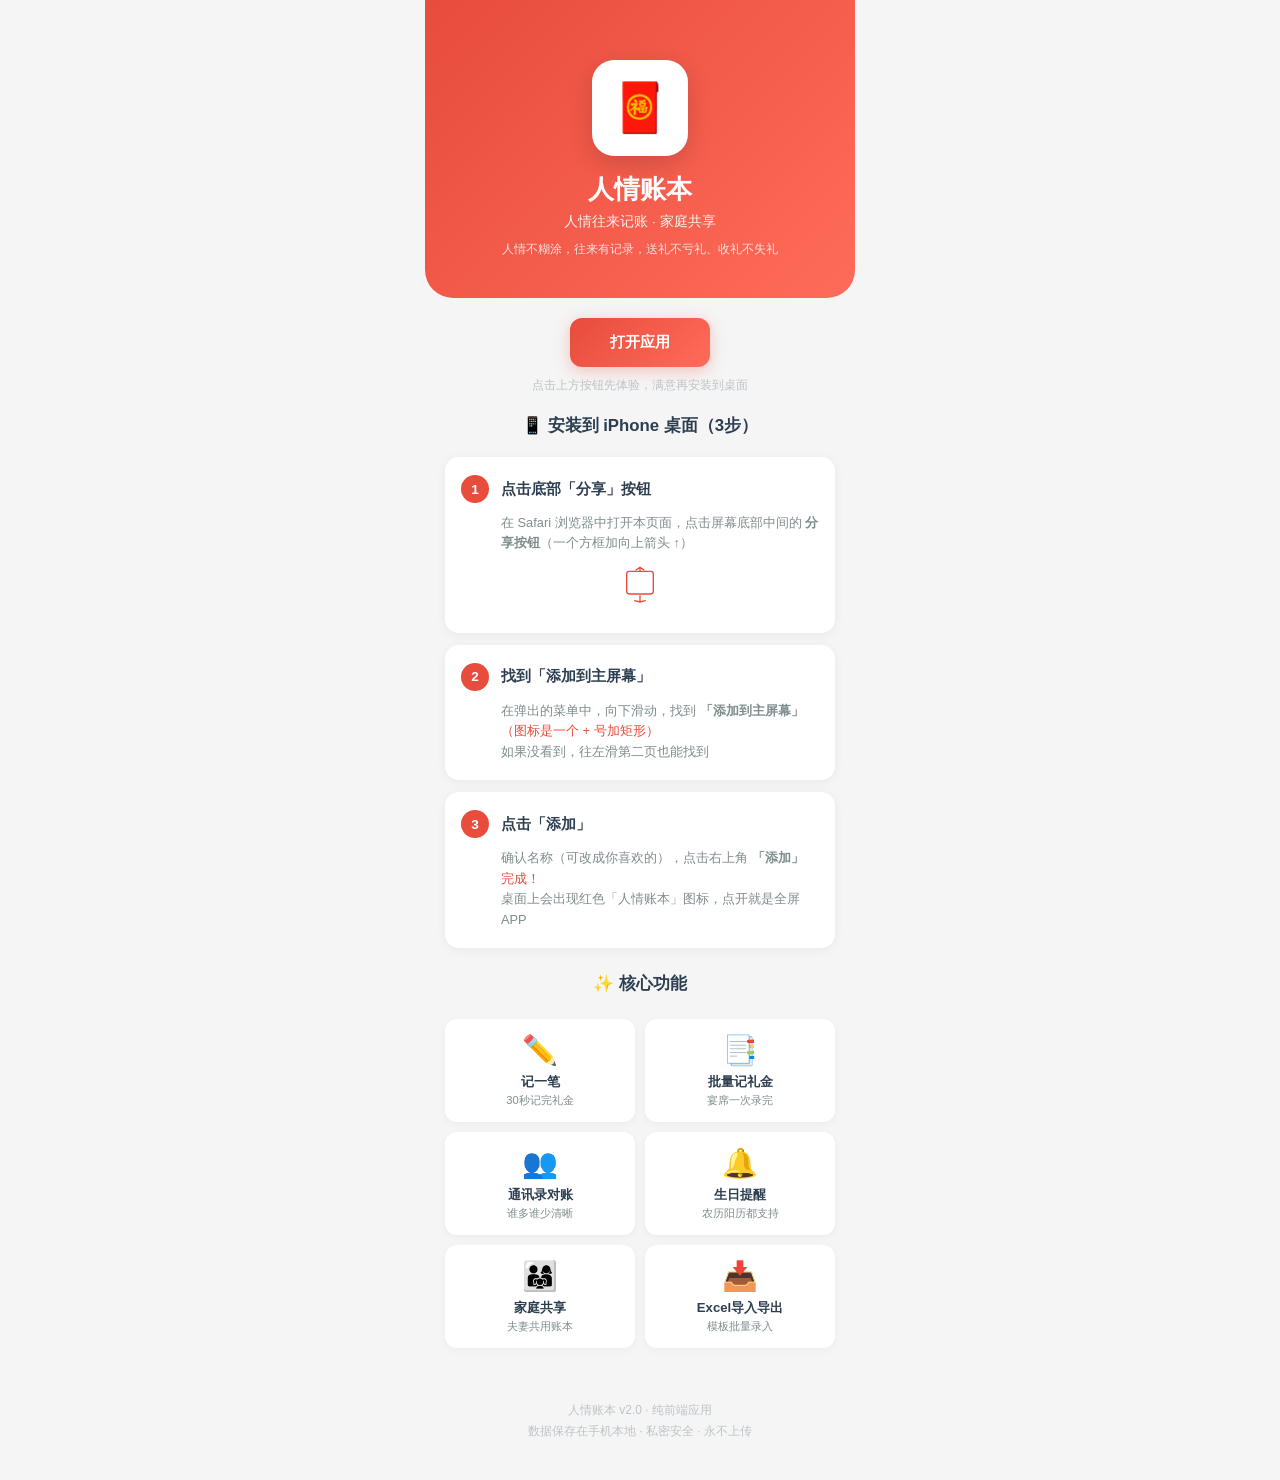
<file: install.html>
<!DOCTYPE html>
<html lang="zh-CN">
<head>
<meta charset="UTF-8">
<meta name="viewport" content="width=device-width, initial-scale=1.0, maximum-scale=1.0, user-scalable=no">
<meta name="theme-color" content="#e74c3c">
<meta name="apple-mobile-web-app-capable" content="yes">
<meta name="apple-mobile-web-app-status-bar-style" content="black-translucent">
<meta name="apple-mobile-web-app-title" content="人情账本">
<link rel="manifest" href="manifest.json">
<link rel="apple-touch-icon" href="icon-192.png">
<link rel="icon" href="icon-192.png">
<title>安装人情账本</title>
<style>
* { margin: 0; padding: 0; box-sizing: border-box; }
body {
  font-family: -apple-system, BlinkMacSystemFont, "PingFang SC", "Microsoft YaHei", sans-serif;
  background: #f5f5f5;
  color: #2c3e50;
  -webkit-font-smoothing: antialiased;
  min-height: 100vh;
}
.app {
  max-width: 430px;
  margin: 0 auto;
  min-height: 100vh;
  background: #f5f5f5;
}

/* 头部 */
.hero {
  background: linear-gradient(135deg, #e74c3c 0%, #ff6b5a 100%);
  color: #fff;
  text-align: center;
  padding: 60px 24px 40px;
  border-radius: 0 0 28px 28px;
}
.hero .app-icon {
  width: 96px;
  height: 96px;
  border-radius: 22px;
  margin: 0 auto 16px;
  background: #fff;
  display: flex;
  align-items: center;
  justify-content: center;
  font-size: 3rem;
  box-shadow: 0 8px 24px rgba(0,0,0,0.15);
}
.hero h1 { font-size: 1.6rem; font-weight: 700; }
.hero .subtitle { font-size: 0.85rem; opacity: 0.9; margin-top: 6px; }
.hero .slogan { font-size: 0.78rem; opacity: 0.8; margin-top: 10px; }

/* 已安装检测 */
.open-bar {
  text-align: center;
  padding: 20px 16px;
}
.btn-open {
  display: inline-block;
  background: linear-gradient(135deg, #e74c3c 0%, #ff6b5a 100%);
  color: #fff;
  text-decoration: none;
  padding: 14px 40px;
  border-radius: 12px;
  font-size: 0.95rem;
  font-weight: 600;
  box-shadow: 0 4px 16px rgba(231,76,60,0.3);
}

/* 安装步骤 */
.section { padding: 0 20px; margin-bottom: 24px; }
.section-title {
  font-size: 1.05rem;
  font-weight: 700;
  text-align: center;
  margin-bottom: 20px;
}
.step {
  background: #fff;
  border-radius: 14px;
  padding: 18px 16px;
  margin-bottom: 12px;
  box-shadow: 0 2px 12px rgba(0,0,0,0.05);
}
.step-header {
  display: flex;
  align-items: center;
  gap: 12px;
  margin-bottom: 10px;
}
.step-num {
  width: 28px;
  height: 28px;
  border-radius: 50%;
  background: #e74c3c;
  color: #fff;
  font-size: 0.85rem;
  font-weight: 700;
  display: flex;
  align-items: center;
  justify-content: center;
  flex-shrink: 0;
}
.step-title { font-size: 0.92rem; font-weight: 600; }
.step-desc {
  font-size: 0.8rem;
  color: #7f8c8d;
  line-height: 1.6;
  padding-left: 40px;
}
.step-img {
  text-align: center;
  margin-top: 12px;
  font-size: 2.5rem;
}

/* 功能亮点 */
.features {
  display: grid;
  grid-template-columns: 1fr 1fr;
  gap: 10px;
  padding: 0 20px;
  margin-bottom: 24px;
}
.feature {
  background: #fff;
  border-radius: 12px;
  padding: 14px 10px;
  text-align: center;
  box-shadow: 0 2px 8px rgba(0,0,0,0.04);
}
.feature .f-icon { font-size: 1.8rem; }
.feature .f-title { font-size: 0.82rem; font-weight: 600; margin-top: 6px; }
.feature .f-desc { font-size: 0.7rem; color: #7f8c8d; margin-top: 2px; }

/* 底部 */
.footer {
  text-align: center;
  padding: 30px 20px 40px;
  font-size: 0.75rem;
  color: #bdc3c7;
}

/* Safari 底部提示条 */
.ios-hint {
  position: fixed;
  bottom: 0;
  left: 0;
  width: 100%;
  background: rgba(0,0,0,0.85);
  color: #fff;
  text-align: center;
  padding: 12px 16px;
  font-size: 0.8rem;
  z-index: 100;
  display: none;
  align-items: center;
  justify-content: center;
  gap: 8px;
}
.ios-hint.show { display: flex; }
.ios-hint .share-icon {
  display: inline-flex;
  align-items: center;
  gap: 2px;
}
.ios-hint .share-icon svg {
  width: 18px;
  height: 18px;
  fill: #fff;
}

@media (max-width: 375px) {
  .hero { padding: 44px 20px 32px; }
  .hero .app-icon { width: 80px; height: 80px; font-size: 2.5rem; }
  .hero h1 { font-size: 1.4rem; }
}
</style>
</head>
<body>
<div class="app">

  <!-- 头部 -->
  <div class="hero">
    <div class="app-icon">🧧</div>
    <h1>人情账本</h1>
    <p class="subtitle">人情往来记账 · 家庭共享</p>
    <p class="slogan">人情不糊涂，往来有记录，送礼不亏礼、收礼不失礼</p>
  </div>

  <!-- 直接打开 -->
  <div class="open-bar">
    <a href="./index.html" class="btn-open">打开应用</a>
    <p style="font-size:0.75rem; color:#bdc3c7; margin-top:10px;">点击上方按钮先体验，满意再安装到桌面</p>
  </div>

  <!-- 安装步骤 -->
  <div class="section">
    <div class="section-title">📱 安装到 iPhone 桌面（3步）</div>

    <div class="step">
      <div class="step-header">
        <div class="step-num">1</div>
        <div class="step-title">点击底部「分享」按钮</div>
      </div>
      <div class="step-desc">
        在 Safari 浏览器中打开本页面，点击屏幕底部中间的
        <b>分享按钮</b>（一个方框加向上箭头 ↑）
      </div>
      <div class="step-img">
        <svg width="40" height="40" viewBox="0 0 60 60" fill="none">
          <rect x="10" y="8" width="40" height="34" rx="4" stroke="#e74c3c" stroke-width="2"/>
          <path d="M30 44 L30 54" stroke="#e74c3c" stroke-width="2"/>
          <path d="M22 52 L30 54 L38 52" stroke="#e74c3c" stroke-width="2" stroke-linecap="round"/>
          <path d="M30 8 L30 2 M24 6 L30 2 L36 6" stroke="#e74c3c" stroke-width="2" stroke-linecap="round"/>
        </svg>
      </div>
    </div>

    <div class="step">
      <div class="step-header">
        <div class="step-num">2</div>
        <div class="step-title">找到「添加到主屏幕」</div>
      </div>
      <div class="step-desc">
        在弹出的菜单中，向下滑动，找到
        <b>「添加到主屏幕」</b>
        <span style="color:#e74c3c;">（图标是一个 + 号加矩形）</span><br>
        如果没看到，往左滑第二页也能找到
      </div>
    </div>

    <div class="step">
      <div class="step-header">
        <div class="step-num">3</div>
        <div class="step-title">点击「添加」</div>
      </div>
      <div class="step-desc">
        确认名称（可改成你喜欢的），点击右上角
        <b>「添加」</b>
        <span style="color:#e74c3c;">完成！</span><br>
        桌面上会出现红色「人情账本」图标，点开就是全屏 APP
      </div>
    </div>
  </div>

  <!-- 功能亮点 -->
  <div class="section">
    <div class="section-title">✨ 核心功能</div>
  </div>
  <div class="features">
    <div class="feature">
      <div class="f-icon">✏️</div>
      <div class="f-title">记一笔</div>
      <div class="f-desc">30秒记完礼金</div>
    </div>
    <div class="feature">
      <div class="f-icon">📑</div>
      <div class="f-title">批量记礼金</div>
      <div class="f-desc">宴席一次录完</div>
    </div>
    <div class="feature">
      <div class="f-icon">👥</div>
      <div class="f-title">通讯录对账</div>
      <div class="f-desc">谁多谁少清晰</div>
    </div>
    <div class="feature">
      <div class="f-icon">🔔</div>
      <div class="f-title">生日提醒</div>
      <div class="f-desc">农历阳历都支持</div>
    </div>
    <div class="feature">
      <div class="f-icon">👨‍👩‍👧</div>
      <div class="f-title">家庭共享</div>
      <div class="f-desc">夫妻共用账本</div>
    </div>
    <div class="feature">
      <div class="f-icon">📥</div>
      <div class="f-title">Excel导入导出</div>
      <div class="f-desc">模板批量录入</div>
    </div>
  </div>

  <!-- 底部 -->
  <div class="footer">
    <p>人情账本 v2.0 · 纯前端应用</p>
    <p style="margin-top:4px;">数据保存在手机本地 · 私密安全 · 永不上传</p>
  </div>

</div>

<!-- Safari 底部提示条 -->
<div class="ios-hint" id="iosHint">
  <span>点击底部分享按钮</span>
  <span class="share-icon">
    <svg viewBox="0 0 24 24"><path d="M18 2L21 5L18 8M21 5H8C6 5 5 6 5 8V22M5 12L2 15L5 18"/></svg>
  </span>
  <span>→「添加到主屏幕」</span>
</div>

<script>
// 检测 iOS Safari，显示底部提示
(function() {
  const ua = navigator.userAgent;
  const isIOS = /iPad|iPhone|iPod/.test(ua);
  const isSafari = /^((?!chrome|android|crios|fxios).)*safari/i.test(ua) || isIOS;
  // 检测是否已在主屏模式运行（standalone）
  const isStandalone = window.navigator.standalone === true || window.matchMedia('(display-mode: standalone)').matches;

  if (isStandalone) {
    // 已安装，直接跳转应用
    window.location.href = './index.html';
    return;
  }

  // 如果是从主屏打开但不是standalone，也跳转
  const urlParams = new URLSearchParams(window.location.search);
  if (urlParams.get('source') === 'homescreen') {
    window.location.href = './index.html';
    return;
  }

  // 显示底部提示条
  if (isIOS && isSafari) {
    setTimeout(() => {
      document.getElementById('iosHint').classList.add('show');
    }, 3000);
  }
})();
</script>
</body>
</html>
</file>
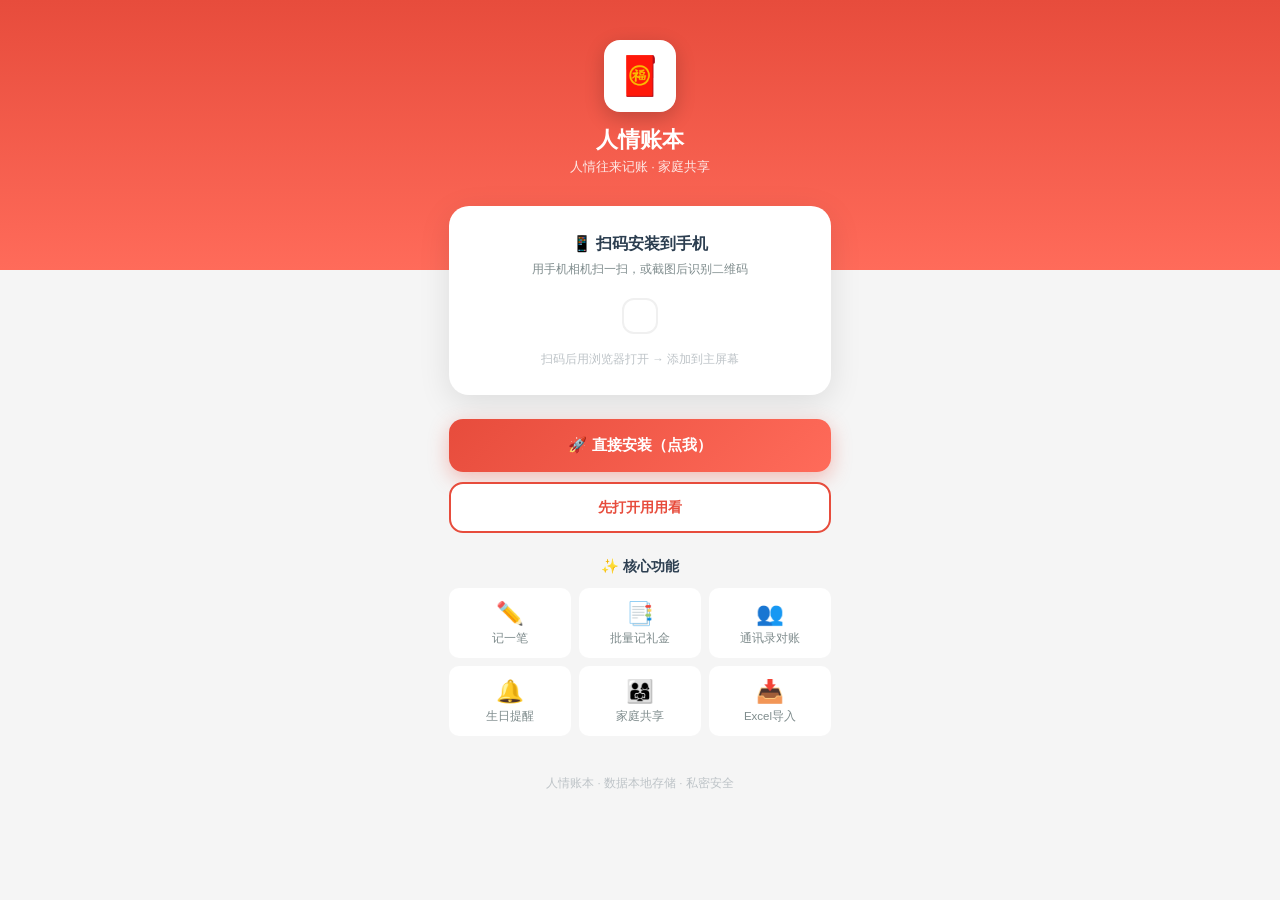
<file: share.html>
<!DOCTYPE html>
<html lang="zh-CN">
<head>
<meta charset="UTF-8">
<meta name="viewport" content="width=device-width, initial-scale=1.0, maximum-scale=1.0, user-scalable=no">
<title>人情账本 · 扫码安装</title>
<style>
* { margin: 0; padding: 0; box-sizing: border-box; }
body {
  font-family: -apple-system, BlinkMacSystemFont, "PingFang SC", "Microsoft YaHei", sans-serif;
  background: linear-gradient(180deg, #e74c3c 0%, #ff6b5a 30%, #f5f5f5 30%, #f5f5f5 100%);
  min-height: 100vh;
  color: #2c3e50;
  -webkit-font-smoothing: antialiased;
}
.container {
  max-width: 430px;
  margin: 0 auto;
  min-height: 100vh;
  text-align: center;
}

/* 头部 */
.hero {
  color: #fff;
  padding: 40px 24px 30px;
}
.hero .app-icon {
  width: 72px;
  height: 72px;
  border-radius: 16px;
  margin: 0 auto 12px;
  background: #fff;
  display: flex;
  align-items: center;
  justify-content: center;
  font-size: 2.4rem;
  box-shadow: 0 6px 20px rgba(0,0,0,0.2);
}
.hero h1 { font-size: 1.4rem; font-weight: 700; }
.hero .subtitle { font-size: 0.8rem; opacity: 0.85; margin-top: 4px; }

/* 二维码区 */
.qr-section {
  background: #fff;
  margin: 0 24px;
  border-radius: 20px;
  padding: 28px 20px;
  box-shadow: 0 8px 32px rgba(0,0,0,0.1);
}
.qr-title { font-size: 1rem; font-weight: 700; margin-bottom: 6px; }
.qr-desc { font-size: 0.76rem; color: #7f8c8d; margin-bottom: 20px; }
#qrcode {
  display: inline-block;
  padding: 16px;
  border: 2px solid #f0f0f0;
  border-radius: 12px;
  background: #fff;
}
#qrcode img, #qrcode canvas { display: block; }
.qr-hint {
  font-size: 0.72rem;
  color: #bdc3c7;
  margin-top: 14px;
}

/* 直接打开按钮 */
.open-section {
  padding: 24px;
}
.btn-direct {
  display: block;
  width: 100%;
  background: linear-gradient(135deg, #e74c3c 0%, #ff6b5a 100%);
  color: #fff;
  text-decoration: none;
  padding: 16px;
  border-radius: 14px;
  font-size: 0.95rem;
  font-weight: 700;
  border: none;
  cursor: pointer;
  box-shadow: 0 6px 20px rgba(231,76,60,0.35);
}
.btn-direct:active { transform: scale(0.97); }
.btn-secondary {
  display: block;
  width: 100%;
  background: #fff;
  color: #e74c3c;
  text-decoration: none;
  padding: 14px;
  border-radius: 14px;
  font-size: 0.88rem;
  font-weight: 600;
  border: 2px solid #e74c3c;
  margin-top: 10px;
  cursor: pointer;
}
.btn-secondary:active { background: #fdf0ee; }

/* 微信内引导 */
.wechat-tip {
  display: none;
  background: #fff3e0;
  border: 1px solid #ffe0b2;
  border-radius: 12px;
  padding: 14px;
  margin: 0 24px 16px;
  text-align: left;
}
.wechat-tip.show { display: block; }
.wechat-tip .wt-title {
  font-size: 0.85rem;
  font-weight: 700;
  color: #e65100;
  margin-bottom: 6px;
}
.wechat-tip .wt-step {
  font-size: 0.76rem;
  color: #5d4037;
  line-height: 1.8;
  padding-left: 18px;
  position: relative;
}
.wechat-tip .wt-step b { color: #e65100; }
.wechat-arrow {
  position: fixed;
  top: 10px;
  right: 20px;
  font-size: 2rem;
  color: #fff;
  display: none;
  z-index: 999;
}
.wechat-arrow.show { display: block; animation: bounce 1s infinite; }
@keyframes bounce {
  0%, 100% { transform: translateY(0); }
  50% { transform: translateY(-8px); }
}

/* 功能简介 */
.features {
  padding: 0 24px 30px;
}
.features h3 { font-size: 0.9rem; font-weight: 600; margin-bottom: 12px; }
.feature-list {
  display: grid;
  grid-template-columns: 1fr 1fr 1fr;
  gap: 8px;
}
.feature-item {
  background: #fff;
  border-radius: 10px;
  padding: 12px 6px;
  font-size: 0.72rem;
}
.feature-item .fi-icon { font-size: 1.4rem; }
.feature-item .fi-text { margin-top: 4px; color: #7f8c8d; }

.footer {
  text-align: center;
  padding: 10px 20px 30px;
  font-size: 0.72rem;
  color: #bdc3c7;
}
</style>
</head>
<body>
<div class="container">

  <!-- 头部 -->
  <div class="hero">
    <div class="app-icon">🧧</div>
    <h1>人情账本</h1>
    <p class="subtitle">人情往来记账 · 家庭共享</p>
  </div>

  <!-- 微信内引导箭头 -->
  <div class="wechat-arrow" id="wechatArrow">👆</div>

  <!-- 微信内提示 -->
  <div class="wechat-tip" id="wechatTip">
    <div class="wt-title">📋 在微信里请按以下操作：</div>
    <div class="wt-step">1. 点击右上角 <b>···</b> 三个点</div>
    <div class="wt-step">2. 选择 <b>「在 Safari 中打开」</b>或<b>「在浏览器打开」</b></div>
    <div class="wt-step">3. 在浏览器中按下方步骤安装</div>
  </div>

  <!-- 二维码区 -->
  <div class="qr-section">
    <div class="qr-title">📱 扫码安装到手机</div>
    <div class="qr-desc">用手机相机扫一扫，或截图后识别二维码</div>
    <div id="qrcode"></div>
    <div class="qr-hint">扫码后用浏览器打开 → 添加到主屏幕</div>
  </div>

  <!-- 直接打开 -->
  <div class="open-section">
    <button class="btn-direct" onclick="goInstall()">🚀 直接安装（点我）</button>
    <button class="btn-secondary" onclick="goApp()">先打开用用看</button>
  </div>

  <!-- 功能 -->
  <div class="features">
    <h3>✨ 核心功能</h3>
    <div class="feature-list">
      <div class="feature-item">
        <div class="fi-icon">✏️</div>
        <div class="fi-text">记一笔</div>
      </div>
      <div class="feature-item">
        <div class="fi-icon">📑</div>
        <div class="fi-text">批量记礼金</div>
      </div>
      <div class="feature-item">
        <div class="fi-icon">👥</div>
        <div class="fi-text">通讯录对账</div>
      </div>
      <div class="feature-item">
        <div class="fi-icon">🔔</div>
        <div class="fi-text">生日提醒</div>
      </div>
      <div class="feature-item">
        <div class="fi-icon">👨‍👩‍👧</div>
        <div class="fi-text">家庭共享</div>
      </div>
      <div class="feature-item">
        <div class="fi-icon">📥</div>
        <div class="fi-text">Excel导入</div>
      </div>
    </div>
  </div>

  <div class="footer">
    <p>人情账本 · 数据本地存储 · 私密安全</p>
  </div>

</div>

<script>
// 获取当前页面的基础URL（去掉share.html和query参数中的文件名）
var baseUrl = window.location.origin + window.location.pathname;
var lastSlash = baseUrl.lastIndexOf('/');
baseUrl = baseUrl.substring(0, lastSlash + 1);
// 保留sandbox参数
var params = window.location.search;
var installUrl = baseUrl + 'install.html' + params;
var appUrl = baseUrl + 'index.html' + params;

// 检测微信环境
var ua = navigator.userAgent.toLowerCase();
var isWechat = ua.indexOf('micromessenger') !== -1;

if (isWechat) {
  // 微信内：显示引导提示和箭头
  document.getElementById('wechatTip').classList.add('show');
  document.getElementById('wechatArrow').classList.add('show');
}

// 直接安装按钮
function goInstall() {
  if (isWechat) {
    // 微信内无法直接跳转外部浏览器，提示用户
    document.getElementById('wechatTip').scrollIntoView({ behavior: 'smooth' });
    document.getElementById('wechatTip').style.animation = 'none';
    setTimeout(function() {
      document.getElementById('wechatTip').style.animation = '';
    }, 10);
  } else {
    window.location.href = installUrl;
  }
}

// 打开应用
function goApp() {
  if (isWechat) {
    document.getElementById('wechatTip').scrollIntoView({ behavior: 'smooth' });
  } else {
    window.location.href = appUrl;
  }
}

// 直接显示本地预生成的二维码图片（不依赖任何外部服务）
  var img = document.createElement('img');
  img.style.width = '200px';
  img.style.height = '200px';
  img.style.border = '0';
  img.src = 'qrcode.png';
  img.alt = '扫码安装人情账本';
  document.getElementById('qrcode').appendChild(img);
})();
</script>
</body>
</html>
</file>
